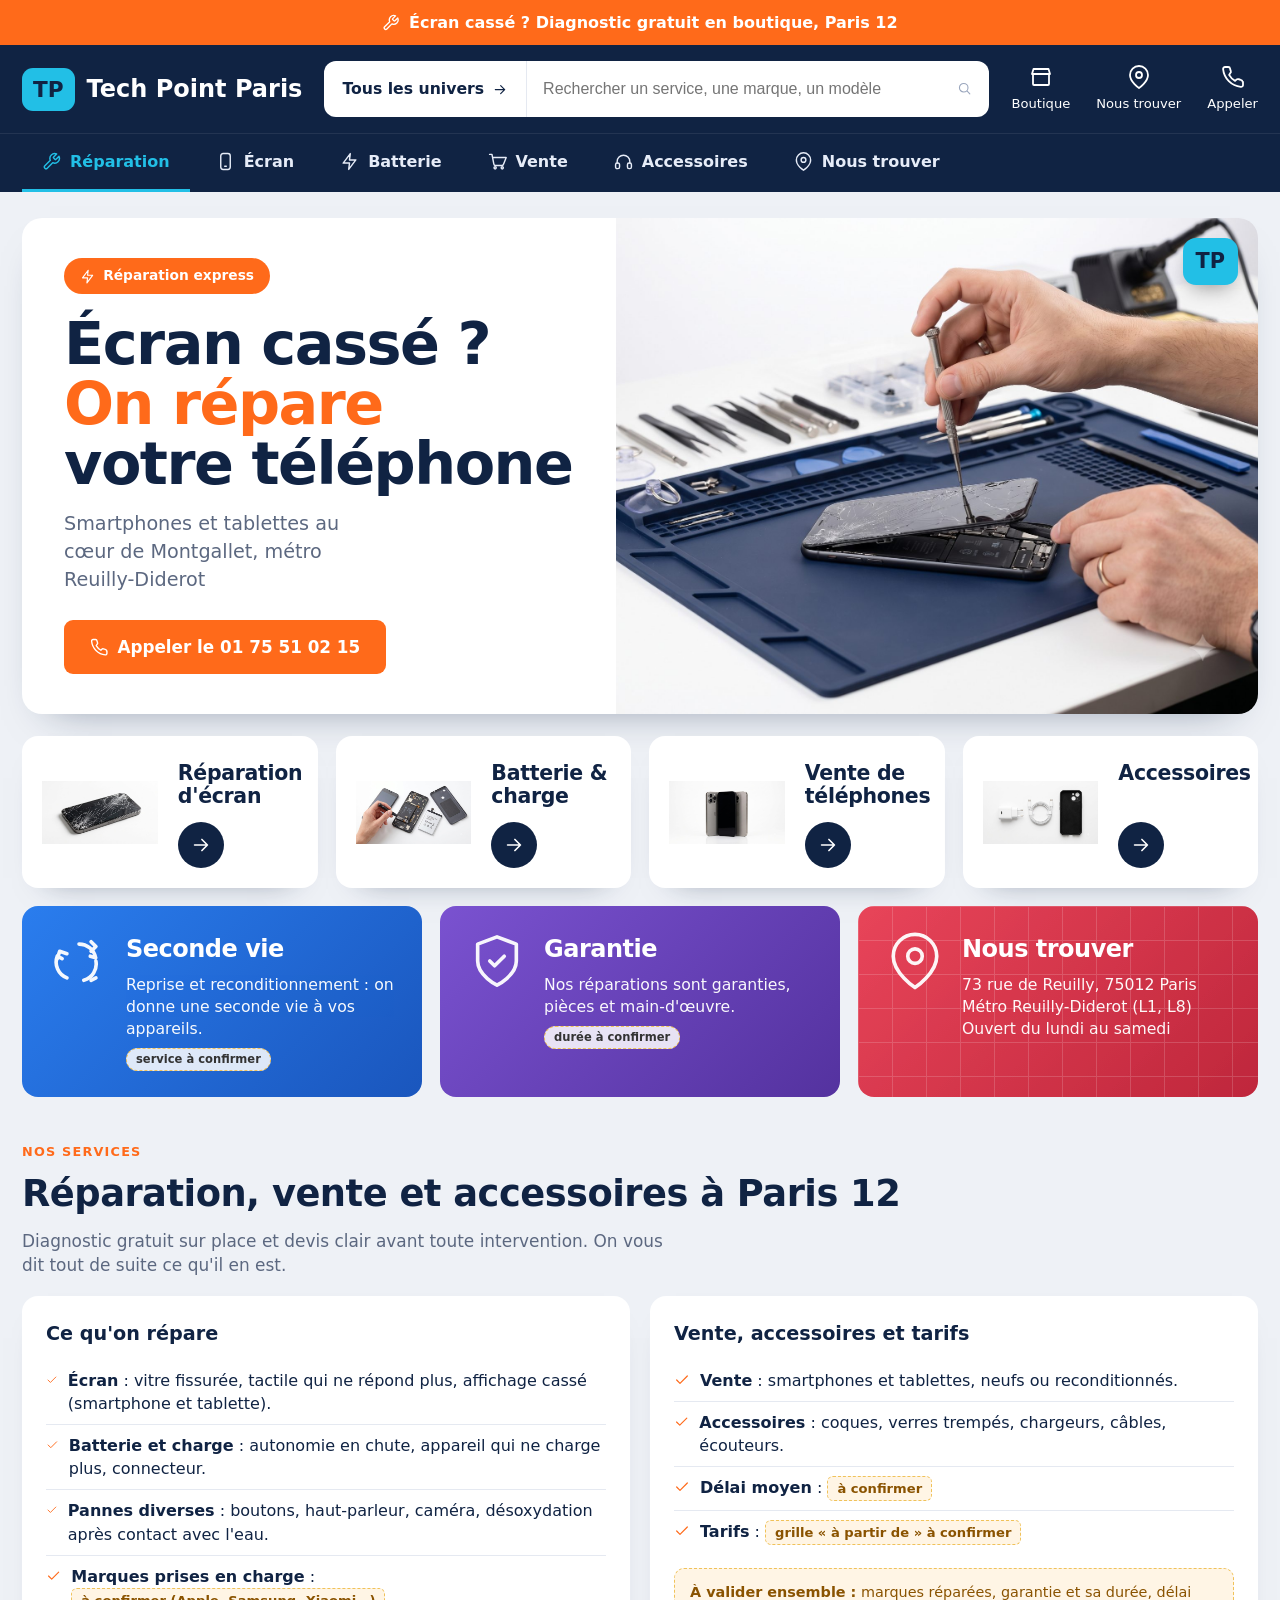
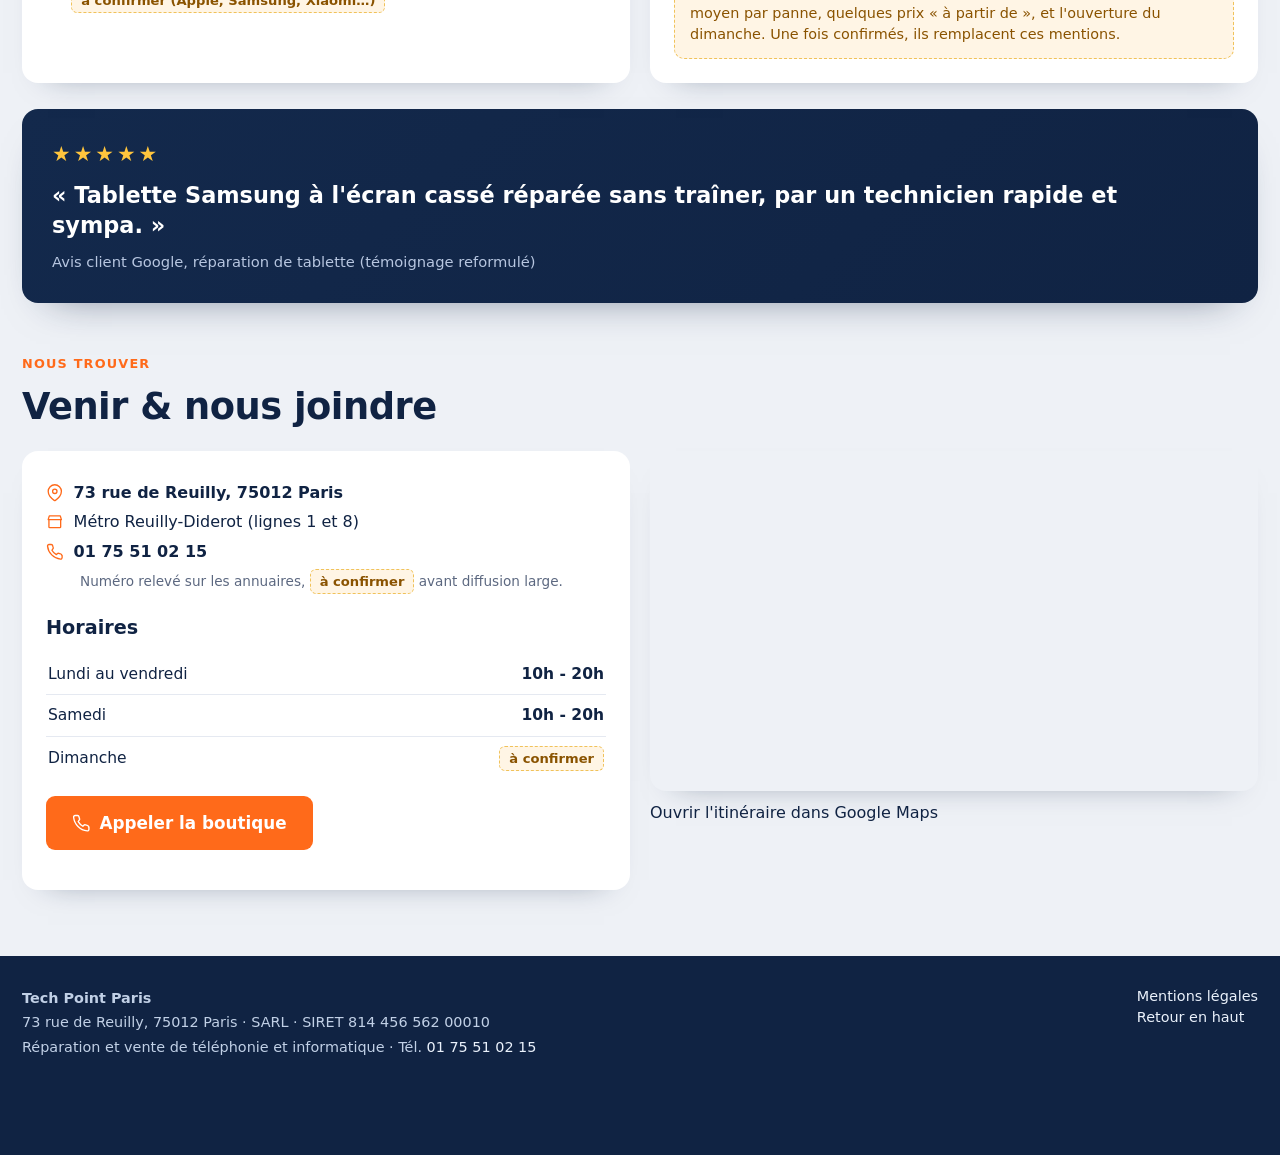
<file: index.html>
<!doctype html>
<html lang="fr">
<head>
<meta charset="utf-8">
<meta name="viewport" content="width=device-width, initial-scale=1">
<title>Réparation téléphone et tablette Paris 12 : Tech Point Paris (Reuilly / Montgallet)</title>
<meta name="description" content="Tech Point Paris, 73 rue de Reuilly (Paris 12e, métro Reuilly-Diderot) : réparation d'écran, batterie, smartphones et tablettes, vente et accessoires. Diagnostic gratuit sur place, appelez le 01 75 51 02 15.">
<meta name="robots" content="index,follow">
<meta name="theme-color" content="#102343">
<link rel="canonical" href="https://www.techpointparis.com/">
<meta property="og:title" content="Tech Point Paris : réparation téléphone et tablette, Paris 12e">
<meta property="og:description" content="Réparation smartphone, tablette, écran et batterie à Reuilly / Montgallet. Diagnostic gratuit sur place, appelez le 01 75 51 02 15.">
<meta property="og:type" content="business.business">
<meta property="og:locale" content="fr_FR">
<meta property="og:image" content="https://www.techpointparis.com/assets/hero.jpg">
<meta name="twitter:card" content="summary_large_image">
<meta name="twitter:title" content="Tech Point Paris : réparation téléphone et tablette, Paris 12e">
<meta name="twitter:description" content="Réparation smartphone, tablette, écran et batterie à Reuilly / Montgallet. Diagnostic gratuit sur place.">
<meta name="twitter:image" content="https://www.techpointparis.com/assets/hero.jpg">
<link rel="stylesheet" href="styles.css">
<link rel="icon" href="data:image/svg+xml,<svg xmlns='http://www.w3.org/2000/svg' viewBox='0 0 64 64'><rect width='64' height='64' rx='14' fill='%2322bfe6'/><text x='50%25' y='55%25' font-size='27' font-family='Arial' font-weight='bold' fill='%23102343' text-anchor='middle' dominant-baseline='middle'>TP</text></svg>">
<script type="application/ld+json">
{
  "@context": "https://schema.org",
  "@type": ["ElectronicsStore","MobilePhoneStore"],
  "@id": "https://www.techpointparis.com/#business",
  "name": "Tech Point Paris",
  "image": "https://www.techpointparis.com/assets/hero.jpg",
  "telephone": "+33175510215",
  "url": "https://www.techpointparis.com/",
  "address": { "@type":"PostalAddress","streetAddress":"73 rue de Reuilly","postalCode":"75012","addressLocality":"Paris","addressCountry":"FR" },
  "geo": { "@type":"GeoCoordinates","latitude":48.8419,"longitude":2.3894 },
  "hasMap": "https://www.google.com/maps?q=73+rue+de+Reuilly+75012+Paris",
  "areaServed": "Paris 12e (Reuilly, Montgallet, Nation, Daumesnil)",
  "openingHoursSpecification": [{ "@type":"OpeningHoursSpecification","dayOfWeek":["Monday","Tuesday","Wednesday","Thursday","Friday","Saturday"],"opens":"10:00","closes":"20:00" }],
  "makesOffer": [
    { "@type":"Offer","itemOffered":{ "@type":"Service","name":"Réparation d'écran de smartphone et tablette" } },
    { "@type":"Offer","itemOffered":{ "@type":"Service","name":"Remplacement de batterie" } },
    { "@type":"Offer","itemOffered":{ "@type":"Service","name":"Vente de téléphones et accessoires" } }
  ],
  "description": "Réparation et vente de téléphonie et d'informatique à Paris 12e : écrans, batteries, smartphones et tablettes. Diagnostic gratuit sur place."
}
</script>
</head>
<body>

<svg width="0" height="0" style="position:absolute" aria-hidden="true" focusable="false"><symbol id="p" viewBox="0 0 24 24"><path d="M22 16.9v3a2 2 0 0 1-2.2 2A19.8 19.8 0 0 1 2.1 4.2 2 2 0 0 1 4.1 2h3a2 2 0 0 1 2 1.7c.1.8.3 1.6.7 2.3a2 2 0 0 1-.5 2.1L8.1 9.9a16 16 0 0 0 6 6l1.3-1.3a2 2 0 0 1 2.1-.4c.7.3 1.5.5 2.3.6a2 2 0 0 1 1.7 2z"/></symbol><symbol id="pin" viewBox="0 0 24 24"><path d="M21 10c0 7-9 13-9 13s-9-6-9-13a9 9 0 0 1 18 0z"/><circle cx="12" cy="10" r="3"/></symbol><symbol id="store" viewBox="0 0 24 24"><path d="M3 9l1.5-5h15L21 9M4 9v10a1 1 0 0 0 1 1h14a1 1 0 0 0 1-1V9M3 9h18"/></symbol><symbol id="user" viewBox="0 0 24 24"><circle cx="12" cy="8" r="4"/><path d="M4 21a8 8 0 0 1 16 0"/></symbol><symbol id="srch" viewBox="0 0 24 24"><circle cx="11" cy="11" r="7"/><path d="m21 21-4.3-4.3"/></symbol><symbol id="tool" viewBox="0 0 24 24"><path d="M14.7 6.3a1 1 0 0 0 0 1.4l1.6 1.6a1 1 0 0 0 1.4 0l3.77-3.77a6 6 0 0 1-7.94 7.94l-6.91 6.91a2.12 2.12 0 0 1-3-3l6.91-6.91a6 6 0 0 1 7.94-7.94l-3.76 3.76z"/></symbol><symbol id="scr" viewBox="0 0 24 24"><rect x="6" y="2" width="12" height="20" rx="3"/><path d="M11 18h2"/></symbol><symbol id="bolt" viewBox="0 0 24 24"><polygon points="13 2 4 14 12 14 11 22 20 10 12 10 13 2"/></symbol><symbol id="cart" viewBox="0 0 24 24"><circle cx="9" cy="20" r="1.4"/><circle cx="18" cy="20" r="1.4"/><path d="M2 3h3l2.4 12.4a2 2 0 0 0 2 1.6h8.2a2 2 0 0 0 2-1.6L23 7H6"/></symbol><symbol id="head" viewBox="0 0 24 24"><path d="M4 14v-2a8 8 0 0 1 16 0v2"/><rect x="2" y="14" width="5" height="7" rx="2"/><rect x="17" y="14" width="5" height="7" rx="2"/></symbol><symbol id="drop" viewBox="0 0 24 24"><path d="M12 2.7l5.66 5.66a8 8 0 1 1-11.31 0z"/></symbol><symbol id="clk" viewBox="0 0 24 24"><circle cx="12" cy="12" r="9"/><path d="M12 7v5l3 2"/></symbol><symbol id="recy" viewBox="0 0 24 24"><path d="M7 19a7 7 0 0 1-4-9l2 1M12 5a7 7 0 0 1 6.9 5.7l-2.2-.7M14 20a7 7 0 0 0 5-8"/><path d="m3 11 1-3 3 1M17 4l2 2-2 2M17 20l2-1"/></symbol><symbol id="shield" viewBox="0 0 24 24"><path d="M12 22s8-4 8-10V5l-8-3-8 3v7c0 6 8 10 8 10z"/><path d="M9 12l2 2 4-4"/></symbol><symbol id="check" viewBox="0 0 24 24"><path d="M20 6 9 17l-5-5"/></symbol><symbol id="arr" viewBox="0 0 24 24"><path d="M5 12h14M13 6l6 6-6 6"/></symbol><symbol id="lght" viewBox="0 0 24 24"><polygon points="13 2 4 14 12 14 11 22 20 10 12 10 13 2"/></symbol></svg>

<div class="promo"><svg class="ic"><use href="#tool"/></svg>Écran cassé ? Diagnostic gratuit en boutique, Paris 12</div>

<header>
  <div class="htop"><div class="wrap">
    <a class="logo" href="#accueil" aria-label="Tech Point Paris, accueil"><span class="m">TP</span>Tech Point Paris</a>
    <form class="search" role="search" onsubmit="return false">
      <span class="sel">Tous les univers <svg class="ic" style="width:16px"><use href="#arr"/></svg></span>
      <input aria-label="Rechercher un service, une marque, un modèle" placeholder="Rechercher un service, une marque, un modèle">
      <button class="mag" aria-label="Lancer la recherche" style="background:none;border:0;cursor:pointer"><svg class="ic"><use href="#srch"/></svg></button>
    </form>
    <nav class="util" aria-label="Accès rapide">
      <a class="opt" href="#contact"><svg class="ic"><use href="#store"/></svg>Boutique</a>
      <a class="opt" href="#contact"><svg class="ic"><use href="#pin"/></svg>Nous trouver</a>
      <a href="tel:+33175510215"><svg class="ic"><use href="#p"/></svg>Appeler</a>
    </nav>
  </div></div>
  <nav class="mnav" aria-label="Navigation principale"><div class="wrap">
    <a class="on" href="#services"><svg class="ic"><use href="#tool"/></svg>Réparation</a>
    <a href="#services"><svg class="ic"><use href="#scr"/></svg>Écran</a>
    <a href="#services"><svg class="ic"><use href="#bolt"/></svg>Batterie</a>
    <a href="#services"><svg class="ic"><use href="#cart"/></svg>Vente</a>
    <a href="#services"><svg class="ic"><use href="#head"/></svg>Accessoires</a>
    <a href="#contact"><svg class="ic"><use href="#pin"/></svg>Nous trouver</a>
  </div></nav>
</header>

<main id="accueil"><div class="wrap">
  <!-- HERO -->
  <section class="hero" aria-label="Accueil">
    <div class="left">
      <span class="pill"><svg class="ic"><use href="#lght"/></svg>Réparation express</span>
      <h1>Écran cassé&nbsp;?<br><span class="o">On répare</span><br>votre téléphone</h1>
      <p class="sub">Smartphones et tablettes au cœur de Montgallet, métro Reuilly-Diderot</p>
      <a class="btn btn-orange" href="tel:+33175510215"><svg class="ic"><use href="#p"/></svg>Appeler le 01 75 51 02 15</a>
    </div>
    <div class="right">
      <span class="tp-badge">TP</span>
      <figure class="slot" style="margin:0"><img src="assets/hero.jpg" width="1600" height="1195" alt="Technicien réparant un smartphone à l'écran fissuré sur un tapis d'atelier bleu" fetchpriority="high"></figure>
    </div>
  </section>

  <!-- CATEGORIES -->
  <section class="cats" aria-label="Nos catégories">
    <a class="cat" href="#services">
      <figure class="slot" style="margin:0"><img src="assets/cat-screen.jpg" width="900" height="491" alt="Réparation d'écran de smartphone fissuré" loading="lazy"></figure>
      <div class="body"><h3>Réparation d'écran</h3><span class="arrow"><svg class="ic"><use href="#arr"/></svg></span></div>
    </a>
    <a class="cat" href="#services">
      <figure class="slot" style="margin:0"><img src="assets/cat-battery.jpg" width="900" height="491" alt="Remplacement de batterie de smartphone" loading="lazy"></figure>
      <div class="body"><h3>Batterie &amp; charge</h3><span class="arrow"><svg class="ic"><use href="#arr"/></svg></span></div>
    </a>
    <a class="cat" href="#services">
      <figure class="slot" style="margin:0"><img src="assets/cat-sales.jpg" width="900" height="491" alt="Smartphones à vendre en boutique" loading="lazy"></figure>
      <div class="body"><h3>Vente de téléphones</h3><span class="arrow"><svg class="ic"><use href="#arr"/></svg></span></div>
    </a>
    <a class="cat" href="#services">
      <figure class="slot" style="margin:0"><img src="assets/cat-accessories.jpg" width="900" height="491" alt="Accessoires : chargeur, câble et coque de téléphone" loading="lazy"></figure>
      <div class="body"><h3>Accessoires</h3><span class="arrow"><svg class="ic"><use href="#arr"/></svg></span></div>
    </a>
  </section>

  <!-- FEATURE TILES -->
  <section class="feats" aria-label="Nos engagements">
    <div class="feat f-blue">
      <span class="fic"><svg class="ic"><use href="#recy"/></svg></span>
      <div><h2 style="font-size:1.5rem;margin:0 0 7px">Seconde vie</h2><p>Reprise et reconditionnement : on donne une seconde vie à vos appareils.</p><span class="todo">service à confirmer</span></div>
    </div>
    <div class="feat f-purple">
      <span class="fic"><svg class="ic"><use href="#shield"/></svg></span>
      <div><h2 style="font-size:1.5rem;margin:0 0 7px">Garantie</h2><p>Nos réparations sont garanties, pièces et main-d'œuvre.</p><span class="todo">durée à confirmer</span></div>
    </div>
    <div class="feat f-red">
      <span class="map"></span>
      <span class="fic"><svg class="ic"><use href="#pin"/></svg></span>
      <div><h2 style="font-size:1.5rem;margin:0 0 7px">Nous trouver</h2><p>73 rue de Reuilly, 75012 Paris<br>Métro Reuilly-Diderot (L1, L8)<br>Ouvert du lundi au samedi</p></div>
    </div>
  </section>

  <!-- SERVICES DÉTAIL -->
  <section class="section" id="services">
    <div class="section-head">
      <p class="eyebrow">Nos services</p>
      <h2>Réparation, vente et accessoires à Paris 12</h2>
      <p class="lead">Diagnostic gratuit sur place et devis clair avant toute intervention. On vous dit tout de suite ce qu'il en est.</p>
    </div>
    <div class="cols2">
      <div class="panel">
        <h3>Ce qu'on répare</h3>
        <ul class="list">
          <li><svg class="ic"><use href="#check"/></svg><span><strong>Écran</strong> : vitre fissurée, tactile qui ne répond plus, affichage cassé (smartphone et tablette).</span></li>
          <li><svg class="ic"><use href="#check"/></svg><span><strong>Batterie et charge</strong> : autonomie en chute, appareil qui ne charge plus, connecteur.</span></li>
          <li><svg class="ic"><use href="#check"/></svg><span><strong>Pannes diverses</strong> : boutons, haut-parleur, caméra, désoxydation après contact avec l'eau.</span></li>
          <li><svg class="ic"><use href="#check"/></svg><span><strong>Marques prises en charge</strong> : <span class="todo">à confirmer (Apple, Samsung, Xiaomi…)</span></span></li>
        </ul>
      </div>
      <div class="panel">
        <h3>Vente, accessoires et tarifs</h3>
        <ul class="list">
          <li><svg class="ic"><use href="#check"/></svg><span><strong>Vente</strong> : smartphones et tablettes, neufs ou reconditionnés.</span></li>
          <li><svg class="ic"><use href="#check"/></svg><span><strong>Accessoires</strong> : coques, verres trempés, chargeurs, câbles, écouteurs.</span></li>
          <li><svg class="ic"><use href="#check"/></svg><span><strong>Délai moyen</strong> : <span class="todo">à confirmer</span></span></li>
          <li><svg class="ic"><use href="#check"/></svg><span><strong>Tarifs</strong> : <span class="todo">grille « à partir de » à confirmer</span></span></li>
        </ul>
        <div class="todo-block" style="margin-top:14px"><strong>À valider ensemble :</strong> marques réparées, garantie et sa durée, délai moyen par panne, quelques prix « à partir de », et l'ouverture du dimanche. Une fois confirmés, ils remplacent ces mentions.</div>
      </div>
    </div>
  </section>

  <!-- AVIS -->
  <section class="section" id="avis">
    <div class="review">
      <div class="stars" aria-label="Avis client cinq étoiles">★★★★★</div>
      <blockquote>«&nbsp;Tablette Samsung à l'écran cassé réparée sans traîner, par un technicien rapide et sympa.&nbsp;»</blockquote>
      <cite>Avis client Google, réparation de tablette (témoignage reformulé)</cite>
    </div>
  </section>

  <!-- CONTACT -->
  <section class="section" id="contact">
    <div class="section-head">
      <p class="eyebrow">Nous trouver</p>
      <h2>Venir &amp; nous joindre</h2>
    </div>
    <div class="contact-grid">
      <div class="panel">
        <p class="contact-line"><svg class="ic"><use href="#pin"/></svg><strong>73 rue de Reuilly, 75012 Paris</strong></p>
        <p class="contact-line"><svg class="ic"><use href="#store"/></svg><span>Métro Reuilly-Diderot (lignes 1 et 8)</span></p>
        <p class="contact-line"><svg class="ic"><use href="#p"/></svg><a href="tel:+33175510215">01 75 51 02 15</a></p>
        <p style="color:var(--mut);font-size:.85rem;margin:4px 0 0 34px">Numéro relevé sur les annuaires, <span class="todo">à confirmer</span> avant diffusion large.</p>
        <h3 style="margin-top:20px">Horaires</h3>
        <table class="hours">
          <tr><td>Lundi au vendredi</td><td>10h - 20h</td></tr>
          <tr><td>Samedi</td><td>10h - 20h</td></tr>
          <tr><td>Dimanche</td><td><span class="todo">à confirmer</span></td></tr>
        </table>
        <p style="margin-top:16px"><a class="btn btn-orange" href="tel:+33175510215"><svg class="ic"><use href="#p"/></svg>Appeler la boutique</a></p>
      </div>
      <div>
        <iframe class="mapframe" title="Plan d'accès Tech Point Paris, 73 rue de Reuilly, 75012 Paris" loading="lazy" referrerpolicy="no-referrer-when-downgrade" src="https://www.google.com/maps?q=73+rue+de+Reuilly+75012+Paris&output=embed"></iframe>
        <p style="margin-top:10px"><a href="https://www.google.com/maps/dir/?api=1&destination=73+rue+de+Reuilly+75012+Paris" target="_blank" rel="noopener">Ouvrir l'itinéraire dans Google Maps</a></p>
      </div>
    </div>
  </section>
</div></main>

<footer>
  <div class="wrap">
    <div class="legal">
      <strong>Tech Point Paris</strong><br>
      73 rue de Reuilly, 75012 Paris · SARL · SIRET 814 456 562 00010<br>
      Réparation et vente de téléphonie et informatique · Tél. <a href="tel:+33175510215">01 75 51 02 15</a>
    </div>
    <div><a href="mentions-legales.html">Mentions légales</a><br><a href="#accueil">Retour en haut</a></div>
  </div>
</footer>

<nav class="callbar" aria-label="Contact rapide">
  <a class="btn btn-orange" href="tel:+33175510215"><svg class="ic"><use href="#p"/></svg>Appeler</a>
  <a class="btn btn-navy" href="https://www.google.com/maps/dir/?api=1&destination=73+rue+de+Reuilly+75012+Paris" target="_blank" rel="noopener"><svg class="ic"><use href="#pin"/></svg>Itinéraire</a>
</nav>

</body>
</html>
</file>
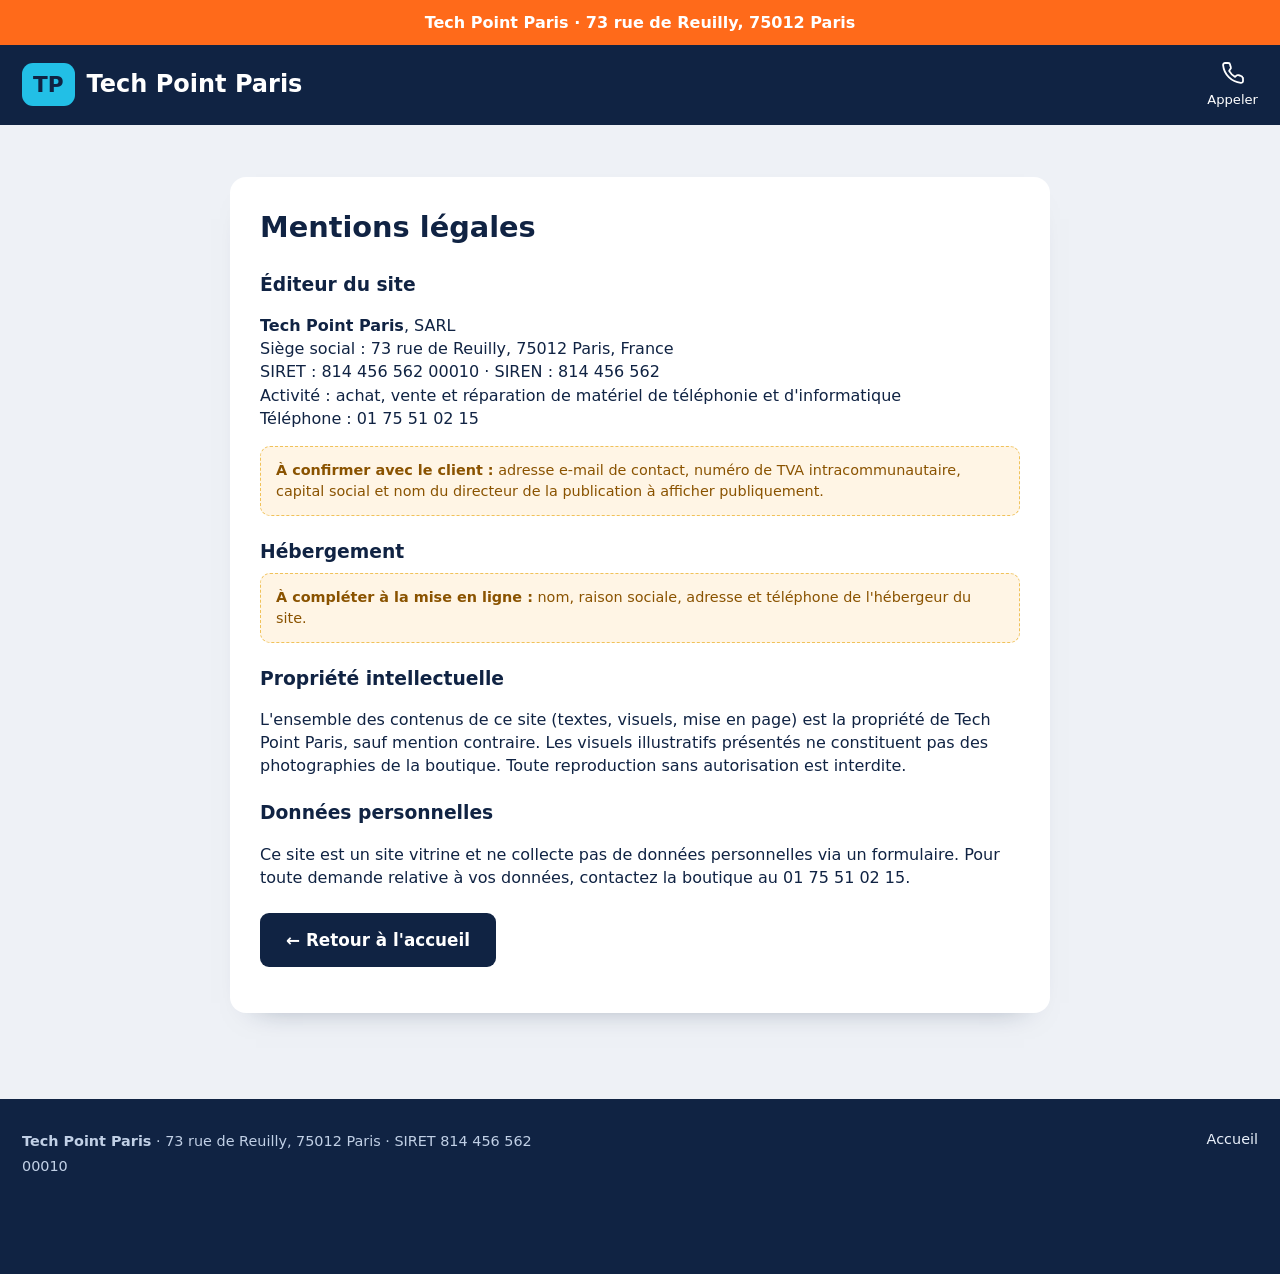
<file: mentions-legales.html>
<!doctype html>
<html lang="fr">
<head>
<meta charset="utf-8">
<meta name="viewport" content="width=device-width, initial-scale=1">
<title>Mentions légales : Tech Point Paris</title>
<meta name="description" content="Mentions légales du site Tech Point Paris, 73 rue de Reuilly, 75012 Paris.">
<meta name="robots" content="index,follow">
<meta name="theme-color" content="#102343">
<link rel="canonical" href="https://www.techpointparis.com/mentions-legales.html">
<link rel="stylesheet" href="styles.css">
<link rel="icon" href="data:image/svg+xml,<svg xmlns='http://www.w3.org/2000/svg' viewBox='0 0 64 64'><rect width='64' height='64' rx='14' fill='%2322bfe6'/><text x='50%25' y='55%25' font-size='27' font-family='Arial' font-weight='bold' fill='%23102343' text-anchor='middle' dominant-baseline='middle'>TP</text></svg>">
</head>
<body>

<svg width="0" height="0" style="position:absolute" aria-hidden="true"><symbol id="p" viewBox="0 0 24 24"><path d="M22 16.9v3a2 2 0 0 1-2.2 2A19.8 19.8 0 0 1 2.1 4.2 2 2 0 0 1 4.1 2h3a2 2 0 0 1 2 1.7c.1.8.3 1.6.7 2.3a2 2 0 0 1-.5 2.1L8.1 9.9a16 16 0 0 0 6 6l1.3-1.3a2 2 0 0 1 2.1-.4c.7.3 1.5.5 2.3.6a2 2 0 0 1 1.7 2z"/></symbol></svg>

<div class="promo">Tech Point Paris · 73 rue de Reuilly, 75012 Paris</div>
<header>
  <div class="htop"><div class="wrap">
    <a class="logo" href="index.html"><span class="m">TP</span>Tech Point Paris</a>
    <div style="flex:1"></div>
    <nav class="util" aria-label="Accès rapide"><a href="tel:+33175510215"><svg class="ic"><use href="#p"/></svg>Appeler</a></nav>
  </div></div>
</header>

<main>
  <div class="legal-page">
    <h1>Mentions légales</h1>

    <h3>Éditeur du site</h3>
    <p>
      <strong>Tech Point Paris</strong>, SARL<br>
      Siège social : 73 rue de Reuilly, 75012 Paris, France<br>
      SIRET : 814 456 562 00010 · SIREN : 814 456 562<br>
      Activité : achat, vente et réparation de matériel de téléphonie et d'informatique<br>
      Téléphone : <a href="tel:+33175510215">01 75 51 02 15</a>
    </p>
    <div class="todo-block"><strong>À confirmer avec le client :</strong> adresse e-mail de contact, numéro de TVA intracommunautaire, capital social et nom du directeur de la publication à afficher publiquement.</div>

    <h3>Hébergement</h3>
    <div class="todo-block"><strong>À compléter à la mise en ligne :</strong> nom, raison sociale, adresse et téléphone de l'hébergeur du site.</div>

    <h3>Propriété intellectuelle</h3>
    <p>L'ensemble des contenus de ce site (textes, visuels, mise en page) est la propriété de Tech Point Paris, sauf mention contraire. Les visuels illustratifs présentés ne constituent pas des photographies de la boutique. Toute reproduction sans autorisation est interdite.</p>

    <h3>Données personnelles</h3>
    <p>Ce site est un site vitrine et ne collecte pas de données personnelles via un formulaire. Pour toute demande relative à vos données, contactez la boutique au <a href="tel:+33175510215">01 75 51 02 15</a>.</p>

    <p style="margin-top:24px"><a class="btn btn-navy" href="index.html">← Retour à l'accueil</a></p>
  </div>
</main>

<footer>
  <div class="wrap">
    <div class="legal"><strong>Tech Point Paris</strong> · 73 rue de Reuilly, 75012 Paris · SIRET 814 456 562 00010</div>
    <div><a href="index.html">Accueil</a></div>
  </div>
</footer>

</body>
</html>
</file>
<file: styles.css>
/* Tech Point Paris — site vitrine (design LDLC-like, d'après la maquette validée).
   Faits tenus honnêtes : adresse réelle 73 rue de Reuilly ; garantie / seconde vie / marques /
   tarifs / délai / dimanche marqués "à confirmer" tant que non validés par le client. */
:root{
  --navy:#102343;--navy-2:#13294c;--ink:#102343;--mut:#5c6880;--line:#e5e9f1;--bg:#eef1f6;--card:#fff;
  --orange:#ff6a1a;--orange-dk:#e85608;--cyan:#22bfe6;--blue:#1f6fe0;--purple:#6a45c0;--red:#e23a4d;
  --warn-bg:#fff5e5;--warn-line:#f0c25a;--warn-ink:#8a5300;--wrap:1300px;
}
*{box-sizing:border-box}
html{scroll-behavior:smooth}
body{margin:0;background:var(--bg);color:var(--ink);font-family:system-ui,-apple-system,"Segoe UI",Roboto,Arial,sans-serif;line-height:1.45;-webkit-font-smoothing:antialiased}
a{color:inherit;text-decoration:none}
.wrap{max-width:var(--wrap);margin:0 auto;padding:0 22px}
.ic{width:1.1em;height:1.1em;fill:none;stroke:currentColor;stroke-width:1.8;stroke-linecap:round;stroke-linejoin:round;vertical-align:-.16em}
.btn{display:inline-flex;align-items:center;gap:9px;font-weight:800;border-radius:9px;padding:15px 26px;font-size:1.05rem;transition:transform .1s,background .15s;cursor:pointer;border:0}
.btn:active{transform:translateY(1px)}
.btn-orange{background:var(--orange);color:#fff}.btn-orange:hover{background:var(--orange-dk)}
.btn-navy{background:var(--navy);color:#fff}.btn-navy:hover{background:#0b1a33}
.btn-ghost{background:rgba(255,255,255,.16);color:#fff;border:1.5px solid rgba(255,255,255,.55)}.btn-ghost:hover{background:rgba(255,255,255,.26)}
.phone-num{font-variant-numeric:tabular-nums}

/* image slots */
.slot{position:relative;overflow:hidden;background:repeating-linear-gradient(135deg,#e7ebf3 0 14px,#eef2f8 14px 28px)}
.slot img{position:absolute;inset:0;width:100%;height:100%;object-fit:cover;z-index:2}
.slot .ph{position:absolute;inset:0;z-index:1;display:grid;place-content:center;text-align:center;gap:6px;color:#7488ab;padding:14px}
.slot .ph .ic{width:26px;height:26px;margin:0 auto;opacity:.8}
.slot .ph b{font-size:.82rem;color:#4a5c7d}.slot .ph code{font-size:.72rem;color:#8496b4}

/* promo bar */
.promo{background:var(--orange);color:#fff;text-align:center;font-weight:800;font-size:1rem;padding:11px 12px;display:flex;gap:9px;align-items:center;justify-content:center}
/* header */
header{background:var(--navy);color:#fff;position:sticky;top:0;z-index:40}
.htop .wrap{display:flex;align-items:center;gap:22px;padding:16px 22px}
.logo{display:flex;align-items:center;gap:12px;font-weight:800;font-size:1.5rem;white-space:nowrap;color:#fff}
.logo .m{background:var(--cyan);color:var(--navy);border-radius:11px;padding:6px 11px;font-weight:900;font-size:1.35rem}
.search{flex:1;display:flex;align-items:center;background:#fff;border-radius:12px;overflow:hidden;max-width:760px;height:56px}
.search .sel{display:flex;align-items:center;gap:8px;font-weight:700;color:var(--navy);padding:0 18px;border-right:1px solid var(--line);height:100%;font-size:.98rem;white-space:nowrap}
.search input{flex:1;border:0;padding:0 16px;font-size:1rem;outline:none;color:#333;min-width:0}
.search .mag{padding:0 18px;color:#9aa6bd}
.util{display:flex;gap:26px}
.util a{display:flex;flex-direction:column;align-items:center;gap:5px;color:#fff;font-size:.82rem;font-weight:500}
.util a .ic{width:24px;height:24px}
.mnav{background:var(--navy);border-top:1px solid rgba(255,255,255,.08)}
.mnav .wrap{display:flex;gap:6px;flex-wrap:wrap;padding:0 22px}
.mnav a{padding:16px 20px;font-size:1rem;font-weight:700;color:#e6ecf8;display:flex;align-items:center;gap:9px;border-bottom:3px solid transparent}
.mnav a .ic{width:19px;height:19px}
.mnav a:hover{color:#fff}
.mnav a.on{color:var(--cyan);border-bottom-color:var(--cyan)}

/* hero */
main{padding:26px 0 30px}
.hero{background:#fff;border-radius:20px;overflow:hidden;box-shadow:0 20px 40px -28px rgba(16,35,67,.5);display:grid;grid-template-columns:1fr 1.08fr}
.hero .left{padding:40px 42px}
.pill{display:inline-flex;align-items:center;gap:8px;background:var(--orange);color:#fff;font-weight:800;font-size:.86rem;padding:8px 16px;border-radius:999px}
.hero h1{font-size:clamp(2.4rem,4.6vw,3.7rem);line-height:1.02;letter-spacing:-1.5px;margin:20px 0 16px;font-weight:900;color:var(--ink)}
.hero h1 .o{color:var(--orange)}
.hero .sub{color:var(--mut);font-size:1.2rem;max-width:26ch;margin:0 0 26px}
.hero .right{position:relative;min-height:420px}
.hero .right .slot{position:absolute;inset:0}
.tp-badge{position:absolute;top:20px;right:20px;z-index:5;background:var(--cyan);color:var(--navy);font-weight:900;font-size:1.3rem;border-radius:13px;padding:8px 13px;box-shadow:0 10px 20px -8px rgba(0,0,0,.4)}

/* category tiles */
.cats{display:grid;grid-template-columns:repeat(4,1fr);gap:18px;margin-top:22px}
.cat{background:#fff;border-radius:16px;box-shadow:0 16px 30px -26px rgba(16,35,67,.55);padding:16px;display:grid;grid-template-columns:47% 1fr;gap:10px;align-items:center;transition:transform .13s,box-shadow .13s;position:relative}
.cat:hover{transform:translateY(-5px);box-shadow:0 22px 36px -22px rgba(16,35,67,.5)}
.cat .slot{border-radius:12px;aspect-ratio:4/3;background:#fff}       /* produits sur blanc */
.cat .slot img{object-fit:contain;padding:4px}                        /* montre tout le produit */
.cat .body{padding:4px 4px 4px 6px;position:relative;min-height:120px}
.cat h3{font-size:1.28rem;font-weight:800;letter-spacing:-.3px;margin:6px 0 0;line-height:1.12}
.cat .arrow{position:absolute;left:6px;bottom:4px;width:46px;height:46px;border-radius:50%;background:var(--navy);color:#fff;display:grid;place-items:center}
.cat .arrow .ic{width:22px;height:22px}

/* colored feature tiles */
.feats{display:grid;grid-template-columns:1fr 1fr 1fr;gap:18px;margin-top:18px}
.feat{border-radius:16px;padding:26px 28px;color:#fff;display:flex;gap:18px;align-items:flex-start;position:relative;overflow:hidden;min-height:150px}
.feat .fic{flex:none;width:58px;height:58px}
.feat .fic .ic{width:58px;height:58px;stroke-width:1.5;opacity:.95}
.feat h3{margin:0 0 7px;font-size:1.5rem;font-weight:900;letter-spacing:-.3px}
.feat p{margin:0;font-size:.98rem;line-height:1.4;opacity:.96}
.feat .todo{display:inline-block;margin-top:8px;background:rgba(255,255,255,.85);color:#333;font-size:.72rem;font-weight:800;padding:2px 9px;border-radius:20px}
.f-blue{background:linear-gradient(135deg,#2a7dee,#1a56bd)}
.f-purple{background:linear-gradient(135deg,#7a52d0,#54329f)}
.f-red{background:linear-gradient(135deg,#e8455a,#bf273c)}
.f-red .map{position:absolute;inset:0;opacity:.16;background-image:linear-gradient(#fff 1px,transparent 1px),linear-gradient(90deg,#fff 1px,transparent 1px);background-size:34px 34px;z-index:0}
.feat>*{position:relative;z-index:1}

/* generic content sections */
.section{padding:20px 0 6px}
.section-head{margin:26px 0 18px}
.eyebrow{color:var(--orange);font-weight:800;font-size:.8rem;letter-spacing:1.2px;text-transform:uppercase;margin:0 0 6px}
h2{font-size:clamp(1.7rem,3.4vw,2.3rem);font-weight:900;letter-spacing:-.5px;margin:0 0 8px}
.lead{color:var(--mut);font-size:1.06rem;max-width:60ch;margin:0}
.cols2{display:grid;grid-template-columns:1fr 1fr;gap:20px}
.panel{background:#fff;border-radius:16px;padding:24px;box-shadow:0 16px 30px -26px rgba(16,35,67,.5)}
.panel h3{margin:0 0 12px;font-size:1.2rem}
.list{list-style:none;padding:0;margin:0}
.list li{padding:9px 0;display:flex;gap:10px;align-items:flex-start;border-bottom:1px solid var(--line)}
.list li:last-child{border-bottom:0}
.list li .ic{color:var(--orange);margin-top:3px;width:1em;height:1em}
.todo{display:inline-block;background:var(--warn-bg);border:1px dashed var(--warn-line);color:var(--warn-ink);font-size:.82rem;font-weight:700;padding:2px 9px;border-radius:6px}
.todo-block{background:var(--warn-bg);border:1px dashed var(--warn-line);color:var(--warn-ink);border-radius:10px;padding:13px 15px;font-size:.9rem}

/* review */
.review{background:linear-gradient(135deg,var(--navy-2),var(--navy));color:#fff;border-radius:16px;padding:30px;box-shadow:0 20px 40px -28px rgba(16,35,67,.6)}
.stars{color:#ffc53d;font-size:1.3rem;letter-spacing:3px}
.review blockquote{margin:12px 0 10px;font-size:1.4rem;line-height:1.32;font-weight:700}
.review cite{color:#b7c6e0;font-style:normal;font-size:.92rem}

/* contact */
.contact-grid{display:grid;grid-template-columns:1fr 1fr;gap:20px;align-items:start}
.hours{width:100%;border-collapse:collapse}
.hours td{padding:9px 2px;font-size:.97rem}
.hours tr+tr td{border-top:1px solid var(--line)}
.hours td:last-child{text-align:right;font-weight:700}
.mapframe{width:100%;height:340px;border:0;border-radius:16px;display:block;box-shadow:0 16px 30px -26px rgba(16,35,67,.5)}
.contact-line{margin:6px 0;display:flex;gap:10px;align-items:flex-start}
.contact-line .ic{color:var(--orange);margin-top:3px}
.contact-line a{font-weight:700}

/* footer */
footer{background:var(--navy);color:#c1d0e6;margin-top:30px;padding:30px 0 96px;font-size:.9rem}
footer .wrap{display:flex;flex-wrap:wrap;gap:18px;justify-content:space-between}
footer a{color:#eaf1fb}
footer .legal{max-width:560px;line-height:1.7}

/* mobile sticky call bar */
.callbar{position:fixed;left:0;right:0;bottom:0;z-index:50;display:none;gap:8px;padding:9px;background:rgba(16,35,67,.97);backdrop-filter:blur(6px);border-top:1px solid rgba(255,255,255,.14)}
.callbar .btn{flex:1;justify-content:center;padding:14px;font-size:1rem}

@media(max-width:1080px){.cats{grid-template-columns:repeat(2,1fr)}.feats{grid-template-columns:1fr}}
@media(max-width:900px){.hero{grid-template-columns:1fr}.hero .right{min-height:260px}.util a.opt{display:none}.cols2,.contact-grid{grid-template-columns:1fr}}
@media(max-width:620px){.search{display:none}.cats{grid-template-columns:1fr}.htop .wrap{gap:14px}.callbar{display:flex}footer{padding-bottom:84px}}
@media(prefers-reduced-motion:reduce){html{scroll-behavior:auto}}

/* simple legal page */
.legal-page{background:#fff;border-radius:16px;padding:30px;max-width:820px;margin:26px auto;box-shadow:0 16px 30px -26px rgba(16,35,67,.5)}
.legal-page h1{font-size:1.8rem;margin:0 0 18px}
.legal-page h3{margin:22px 0 8px}
</file>
